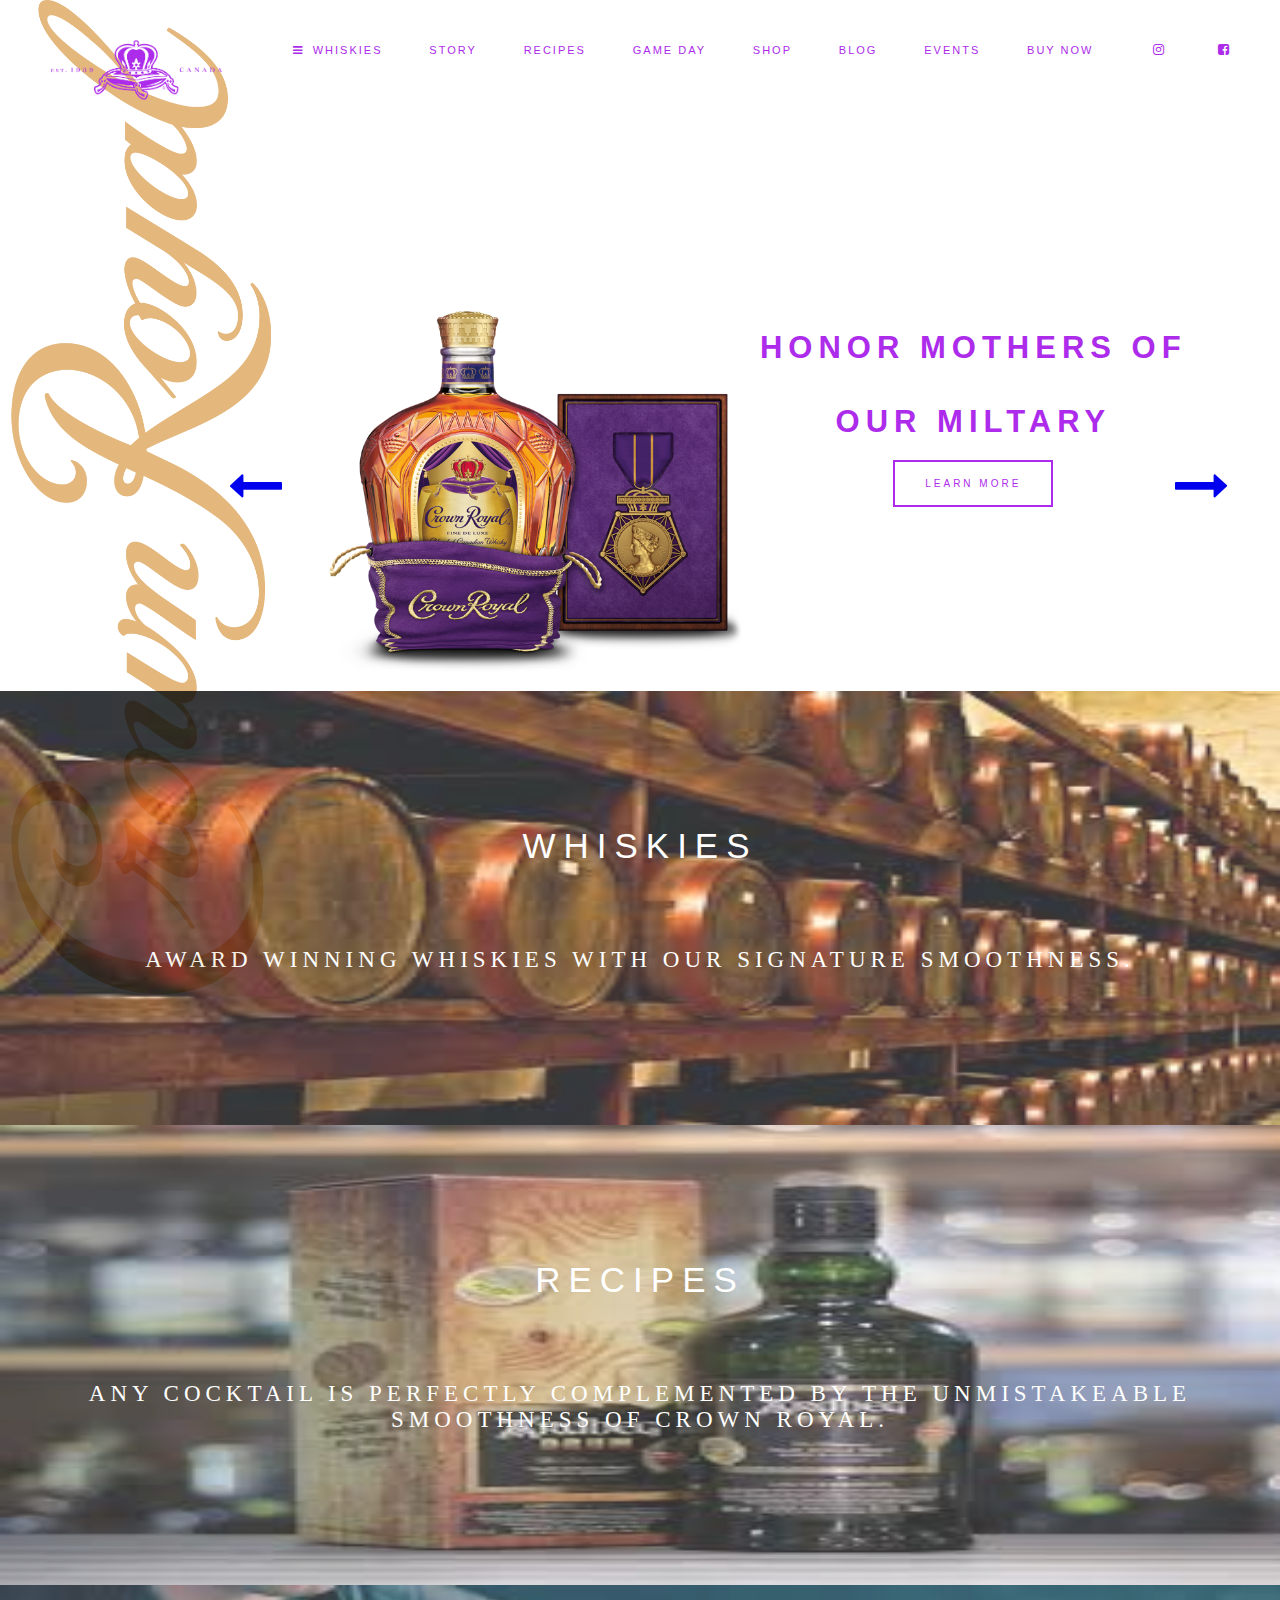
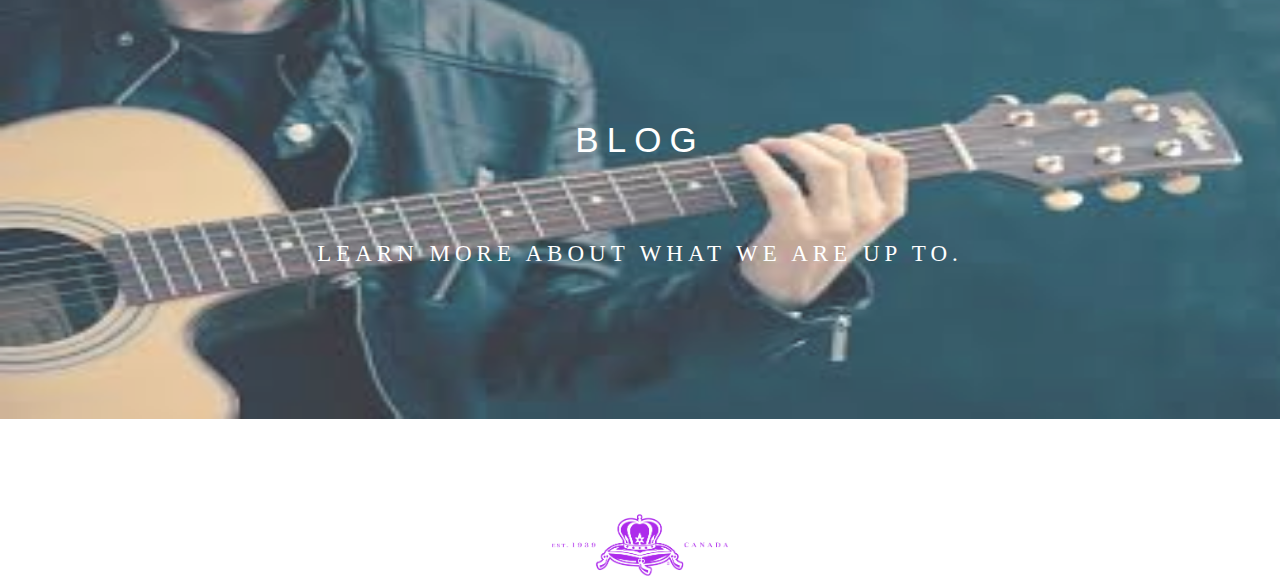
<file: index.html>
<!doctype html>

<!-- If multi-language site, reconsider usage of html lang declaration here. -->
<html lang="en"> 

  <head>
  
    <meta charset="utf-8">

    <title>Crown Royal Whisky | Home</title>

    <!-- View-port Basics: http://mzl.la/VYREaP -->
    <!-- This meta tag is used for mobile device to display the page without any zooming,
         so how much the device is able to fit on the screen is what's shown initially. 
         Remove comments from this tag, when you want to apply media queries to the website. -->
    <meta name="viewport" content="width=device-width, initial-scale=1, maximum-scale=1">
    <!-- Place favicon.ico in the root directory: mathiasbynens.be/notes/touch-icons -->
    <link rel="shortcut icon" href="favicon.ico" />

    <!--font-awesome link for icons-->
    <link rel="stylesheet" href="https://cdnjs.cloudflare.com/ajax/libs/font-awesome/4.7.0/css/font-awesome.min.css">

    <!-- Default style-sheet is for 'media' type screen (color computer display).  -->
    <link rel="stylesheet" media="screen" href="assets/css/style.css" >

  </head>

  <body>
    <!--container start-->
    <div class="container">
      <!--header section start-->
      <header class="header">
        <div class="wrapper">
          <h1 class="header__h1">
            <a href="index.html" title="Crown Royal Whisky">
              <img src="assets/images/crown-royal-logo.png" alt="Crown Royal Whisky">
            </a>
          </h1>
          <nav class="nav">
            <ul class="nav__list">
              <li><a class="nav__link nav__link--active" href="#FIXME" title="Whiskies">whiskies</a></li>
              <li><a class="nav__link" href="#FIXME" title="Story">story</a></li>
              <li><a class="nav__link" href="#FIXME" title="Recipes">recipes</a></li>
              <li><a class="nav__link" href="#FIXME" title="Game Day">game day</a></li>
              <li><a class="nav__link" href="#FIXME" title="Shop">shop</a></li>
              <li><a class="nav__link" href="#FIXME" title="Blog">blog</a></li>
              <li><a class="nav__link" href="#FIXME" title="Events">events</a></li>
              <li><a class="nav__link" href="#FIXME" title="Buy Now">buy now</a></li>
            </ul>
            <div class="hamburger">
              <span class="hamburger__line1">1</span>
              <span class="hamburger__line2">2</span>
              <span class="hamburger__line3">3</span>
            </div>
          </nav>
          <ul class="social-links">
            <li>
              <a class="social-links__link social-links__link--instagram" href="#FIXME" title="Instagram" target="_blank" rel="nofollow">instagram</a>
            </li>
            <li>
              <a class="social-links__link social-links__link--facebook" href="#FIXME" title="Facebook" target="_blank" rel="nofollow">facebook</a>
            </li>
          </ul>
        </div>
      </header>
      <!--header section end-->
      <!--main section start-->
      <main>
        <!--banner section start-->
        <section class="banner">
          <div class="wrapper">
            <ul class="banner__slider">
              <li class="slide">
                <figure class="banner__slider__figure">
                  <img src="assets/images/hero-cym-bottle.png" alt="Deluxe">
                </figure>
                <div class="banner__info">
                  <h2 class="banner__h2">live generously and life will treat you royally</h2>
                </div>
              </li>
              <li class="slide active">
                <figure class="banner__slider__figure">
                  <img src="assets/images/hero-cym-bottle.png" alt="Hero Cym Bottle">
                </figure>
                <div class="banner__info">
                  <h2 class="banner__h2">honor mothers of our miltary</h2>
                  <a class="learn-more" href="#FIXME" title="Learn More">learn more</a>
                </div>
              </li>
              <li class="slide">
                <figure class="banner__slider__figure">
                  <img src="assets/images/hero-cym-bottle.png" alt="Deluxe">
                </figure>
                <div class="banner__info">
                  <h2 class="banner__h2">live generously and life will treat you royally</h2>
                  <a class="learn-more" href="#FIXME" title="Learn More">learn more</a>
                </div>
              </li>
            </ul>
            <a href="#FIXME" class="banner__prev" title="Previous">previous</a>
            <a href="#FIXME" class="banner__next" title="Next">next</a>
          </div>
          <figure class="banner__figure">
            <img src="assets/images/wordmark.png" alt="Wordmark">
          </figure>
        </section>
        <!--banner section end-->
        <!--Whiskies section start-->
        <section class="whiskies">
          <div class="wrapper">
            <h3 class="h3">whiskies</h3>
            <p class="paragraph">award winning whiskies with our signature smoothness.</p>
          </div>
        </section>
        <!--Whiskies section end-->
        <!--recipes section start-->
        <section class="recipes">
          <div class="wrapper">
            <h3 class="h3">recipes</h3>
            <p class="paragraph">any cocktail is perfectly complemented by the unmistakeable smoothness of crown royal.</p>
          </div>
        </section>
        <!--recipes section end-->
        <!--blog section start-->
        <section class="blog">
          <div class="wrapper">
            <h3 class="h3">blog</h3>
            <p class="paragraph">learn more about what we are up to.</p>
          </div>
        </section>
        <!--blog section end-->
      </main>
      <!--main section end-->

      <!--footer section start-->
      <footer class="footer">
        <div class="wrapper">
          <h5 class="footer__h5">
            <a href="index.html" title="Crown royal">
              <img src="assets/images/crown-royal-logo.png" alt="Crown Royal">
            </a>
          </h5>
        </div>
      </footer>
      <!--footer section end-->
    </div>
    <!--container end-->
    <script src="assets/vendor/jquery-1.8.3.min.js"></script>
    <script src="assets/js/script.js"></script>
  </body>
</html>
</file>
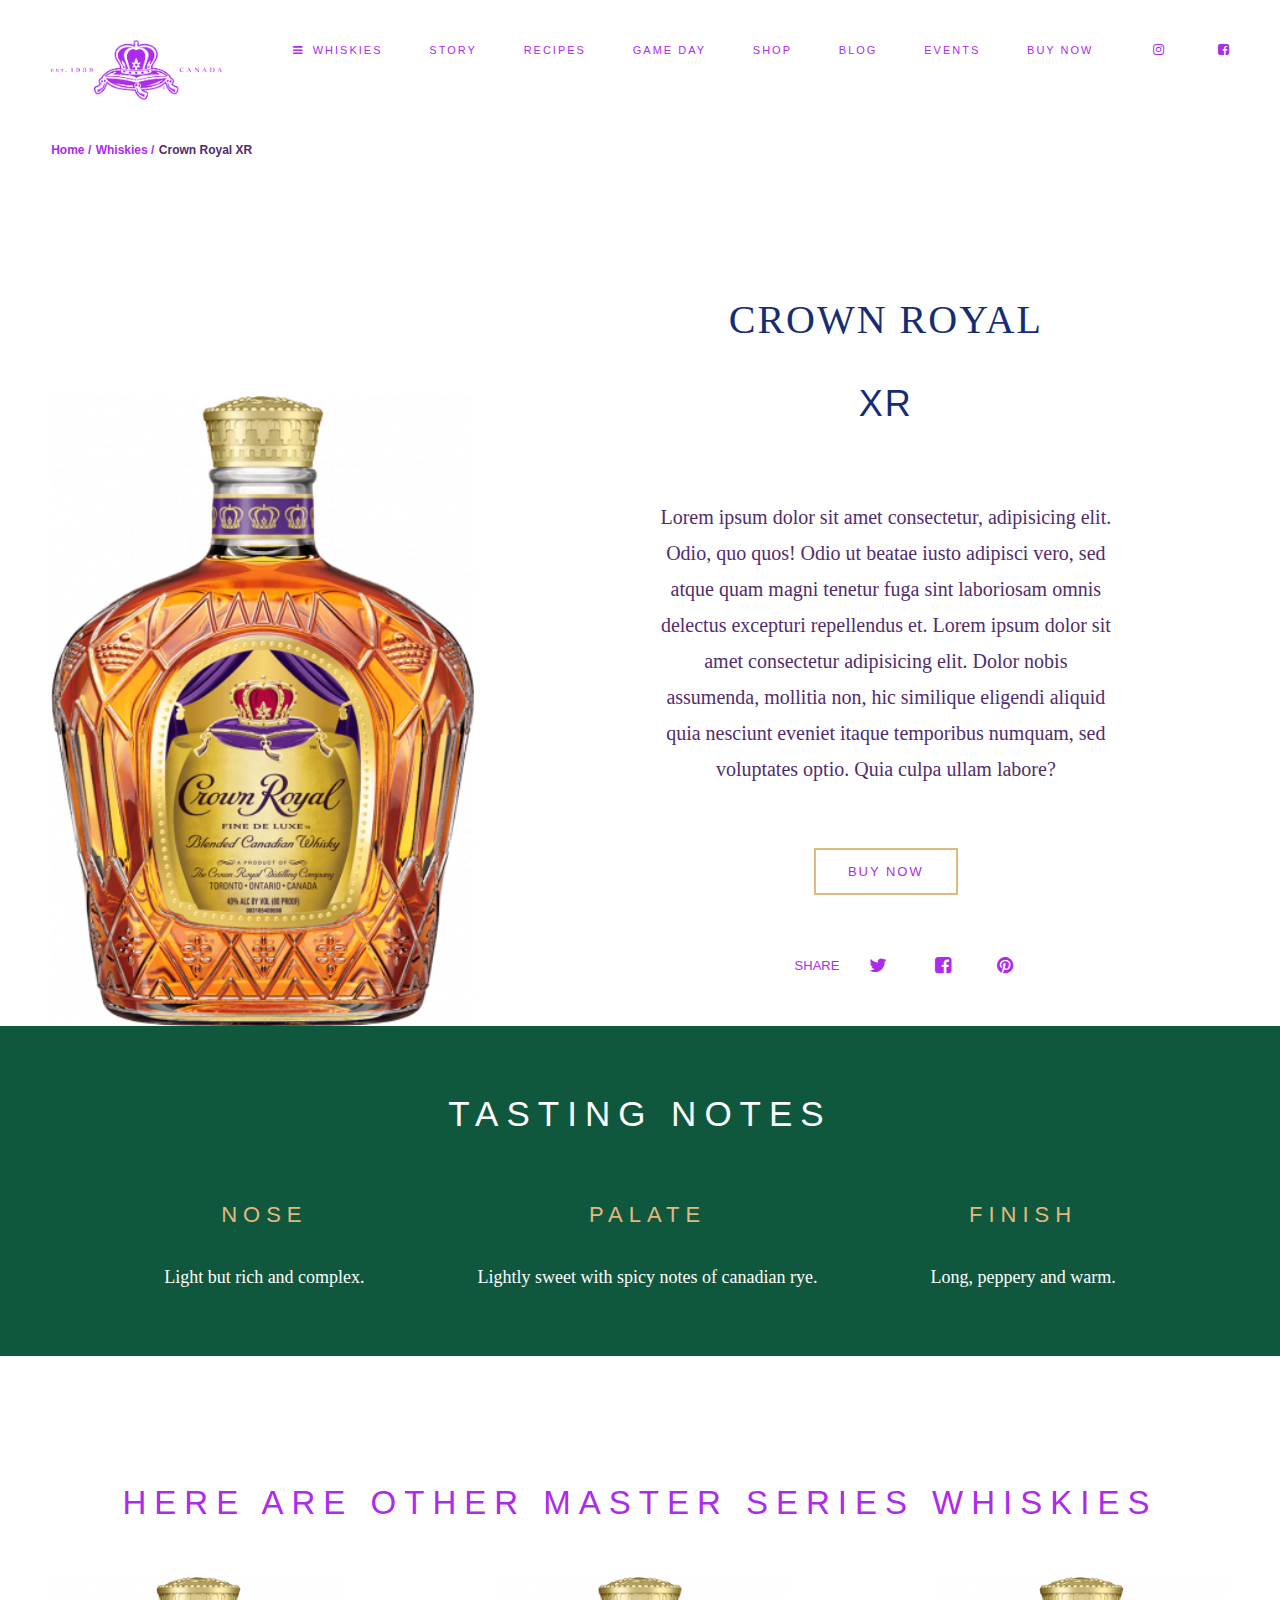
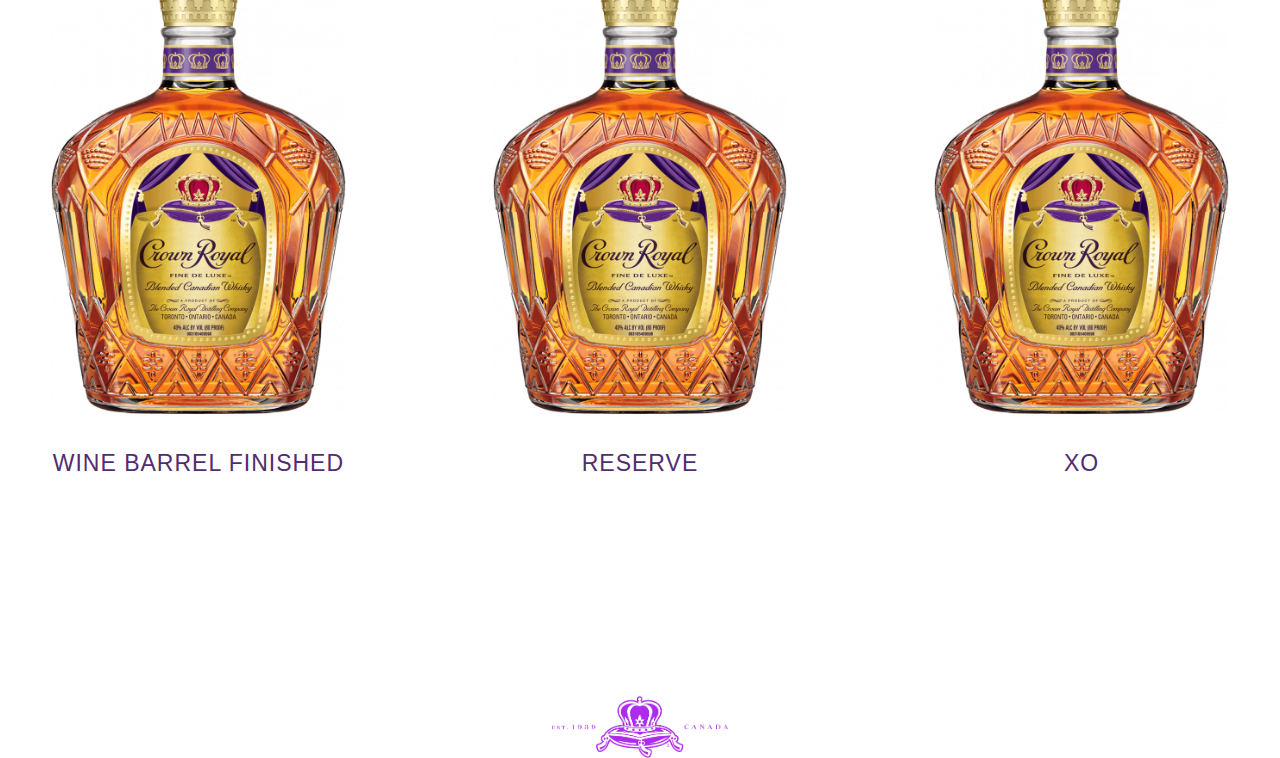
<file: about.html>
<!doctype html>

<!-- If multi-language site, reconsider usage of html lang declaration here. -->
<html lang="en"> 

  <head>
   
    <meta charset="utf-8">

    <title>Crown Royal Whiskey | About</title>
    
    <!-- View-port Basics: http://mzl.la/VYREaP -->
    <!-- This meta tag is used for mobile device to display the page without any zooming,
         so how much the device is able to fit on the screen is what's shown initially. 
         Remove comments from this tag, when you want to apply media queries to the website. -->
    <meta name="viewport" content="width=device-width, initial-scale=1, maximum-scale=1">
    
    <!-- Place favicon.ico in the root directory: mathiasbynens.be/notes/touch-icons -->
    <link rel="shortcut icon" href="favicon.ico" />

    <!--font-awesome link for icons-->
    <link rel="stylesheet" href="https://cdnjs.cloudflare.com/ajax/libs/font-awesome/4.7.0/css/font-awesome.min.css">

    <!-- Default style-sheet is for 'media' type screen (color computer display).  -->
    <link rel="stylesheet" media="screen" href="assets/css/style.css" >
  </head>

  <body>
    <!--container start-->
    <div class="container">
      <!--header section start-->
      <header class="header">
        <div class="wrapper">
          <h1 class="header__h1">
            <a href="index.html" title="Crown Royal Whisky">
              <img src="assets/images/crown-royal-logo.png" alt="Crown Royal Whisky">
            </a>
          </h1>
          <nav class="nav">
            <ul class="nav__list">
              <li><a class="nav__link nav__link--active" href="#FIXME" title="Whiskies">whiskies</a></li>
              <li><a class="nav__link" href="#FIXME" title="Story">story</a></li>
              <li><a class="nav__link" href="#FIXME" title="Recipes">recipes</a></li>
              <li><a class="nav__link" href="#FIXME" title="Game Day">game day</a></li>
              <li><a class="nav__link" href="#FIXME" title="Shop">shop</a></li>
              <li><a class="nav__link" href="#FIXME" title="Blog">blog</a></li>
              <li><a class="nav__link" href="#FIXME" title="Events">events</a></li>
              <li><a class="nav__link" href="#FIXME" title="Buy Now">buy now</a></li>
            </ul>
            <div class="hamburger">
              <span class="hamburger__line1">1</span>
              <span class="hamburger__line2">2</span>
              <span class="hamburger__line3">3</span>
            </div>
          </nav>
          <ul class="social-links">
            <li>
              <a class="social-links__link social-links__link--instagram" href="#FIXME" title="Instagram" target="_blank" rel="nofollow">instagram</a>
            </li>
            <li>
              <a class="social-links__link social-links__link--facebook" href="#FIXME" title="Facebook" target="_blank" rel="nofollow">facebook</a>
            </li>
          </ul>
        </div>
      </header>
      <!--header section end-->

      <!--main section start-->
      <main>
        <!--xtra-rare section start-->
        <section class="xtra-rare">
          <div class="wrapper">
            <ul class="xtra-rare__list">
              <li>
                <a class="xtra-rare__link" href="index.html" title="Home">home /</a>
              </li>
              <li>
                <a class="xtra-rare__link" href="#FIXME" title="Whiskies">whiskies /</a>
              </li>
              <li>
                <span class="xtra-rare__link xtra-rare__link--span">crown royal xR</span>
              </li>
            </ul>
            <figure class="xtra-rare__figure">
              <img src="assets/images/deluxe-e1532980917956.png" alt="Deluxe">
            </figure>
            <div class="crwon-royal-xr">
              <h2 class="crwon-royal-xr__h2">crown royal</h2>
              <span class="crwon-royal-xr__span">xr</span>
              <p class="crwon-royal-xr__p">Lorem ipsum dolor sit amet consectetur, adipisicing elit. Odio, quo quos! Odio ut beatae iusto adipisci vero, sed atque quam magni tenetur fuga sint laboriosam omnis delectus excepturi repellendus et. Lorem ipsum dolor sit amet consectetur adipisicing elit. Dolor nobis assumenda, mollitia non, hic similique eligendi aliquid quia nesciunt eveniet itaque temporibus numquam, sed voluptates optio. Quia culpa ullam labore?</p>
              <a class="crwon-royal-xr__link" href="#FIXME" title="Buy Now">buy now</a>
              <div class="share">
                <span class="share__span">share</span>
                <ul class="social-links">
                  <li>
                    <a class="social-links__link social-links__link--twitter" href="#FIXME" title="Twitter" target="_blank" rel="nofollow">twitter</a>
                  </li>
                  <li>
                    <a class="social-links__link social-links__link--facebook" href="#FIXME" title="Facebook" target="_blank" rel="nofollow">facebook</a>
                  </li>
                  <li>
                    <a class="social-links__link social-links__link--pinterest" href="#FIXME" title="Pinterest" target="_blank" rel="nofollow">pinterest</a>
                  </li>
                </ul>
              </div>
            </div>
          </div>
        </section>
        <!--xtra-rare section end-->
        <!--tasting-notes section start-->
        <section class="tasting-notes">
          <div class="wrapper">
            <h3 class="tasting-notes__h3">tasting notes</h3>
            <ul class="tasting-notes__list">
              <li>
                <h6 class="tasting-notes__h6">nose</h6>
                <p class="tasting-notes__p">light but rich and complex.</p>
              </li>
              <li>
                <h6 class="tasting-notes__h6">palate</h6>
                <p class="tasting-notes__p">lightly sweet with spicy notes of Canadian rye.</p>
              </li>
              <li>
                <h6 class="tasting-notes__h6">finish</h6>
                <p class="tasting-notes__p">long, peppery and warm.</p>
              </li>
            </ul>
          </div>
        </section>
        <!--tasting-notes section end-->
        <!--master-whiskies section start-->
        <section class="master-whiskies">
          <div class="wrapper">
            <h4 class="master-whiskies__h4">here are other master series whiskies</h4>
            <ul class="master-whiskies__list">
              <li>
                <figure class="master-whiskies__figure">
                  <img src="assets/images/deluxe-e1532980917956.png" alt="Deluxe">
                </figure>
                <p class="master-whiskies__p">wine barrel finished</p>
              </li>
              <li>
                <figure class="master-whiskies__figure">
                  <img src="assets/images/deluxe-e1532980917956.png" alt="Deluxe">
                </figure>
                <p class="master-whiskies__p">reserve</p>
              </li>
              <li>
                <figure class="master-whiskies__figure">
                  <img src="assets/images/deluxe-e1532980917956.png" alt="Deluxe">
                </figure>
                <p class="master-whiskies__p">xo</p>
              </li>
            </ul>
          </div>
        </section>
        <!--master-whiskies section end-->
      </main>
      <!--main section end-->

      <!--footer section start-->
      <footer class="footer">
        <div class="wrapper">
          <h5 class="footer__h5">
            <a href="index.html" title="Crown Royal Whiskey">
              <img src="assets/images/crown-royal-logo.png" alt="Crown Royal Whiskey">
            </a>
          </h5>
        </div>
      </footer>
      <!--footer section end-->
    </div>
    <!--container end-->
    <script src="assets/vendor/jquery-1.8.3.min.js"></script>
    <script src="assets/js/script.js"></script>
  </body>
</html>
</file>
<file: assets/css/style.css>
/* ==========================================================================
   1. CSS Reset Code
   ========================================================================== */
/* 1.1. Eric Meyers Reset
   http://meyerweb.com/eric/tools/css/reset/
   v2.0 | 20110126
   License: none (public domain)
   ========================================================================== */
html, body, div, span, applet, object, iframe, h1, h2, h3, h4, h5, h6, p,
blockquote, pre, a, abbr, acronym, address, big, cite, code, del, dfn, em, img,
ins, kbd, q, s, samp, small, strike, strong, sub, sup, tt, var, b, u, i, center,
dl, dt, dd, ol, ul, li, fieldset, form, label, legend, table, caption, tbody,
tfoot, thead, tr, th, td, article, aside, canvas, details, embed, figure,
figcaption, footer, header, hgroup, menu, nav, output, ruby, section, summary,
time, mark, audio, video {
  margin: 0;
  padding: 0;
  border: 0;
  font-size: 100%;
  font: inherit;
  vertical-align: baseline; }

/* HTML5 display-role reset for older browsers */
article, aside, details, figcaption, figure,
footer, header, hgroup, menu, nav, section {
  display: block; }

/* Force scrollbar */
html {
  overflow-y: scroll; }

/* Align radios and text inputs with their label */
input[type='radio'] {
  vertical-align: text-bottom; }

/* Hand cursor on clickable input elements */
label,
input[type='button'],
input[type='submit'],
button {
  cursor: pointer; }

strong {
  font-weight: bold;
  font-family: inherit;
  font-size: inherit; }

em {
  font-style: italic; }

img {
  width: 100%;
  border: 0;
  vertical-align: middle; }

sub,
sup {
  vertical-align: baseline;
  position: relative;
  font-size: 55%;
  line-height: 0; }

sup {
  top: -.7em; }

sub {
  bottom: -.25em; }

/* 1.2. Clear Fix
   ========================== */
.cf:before,
.cf:after {
  display: table;
  content: " "; }

.cf:after {
  clear: both; }

.cf {
  *zoom: 1; }

/*for all*/
body {
  box-sizing: border-box;
  font-family: sans-serif; }

a {
  display: inline-block;
  text-decoration: none; }

li {
  display: inline-block;
  list-style-type: none; }

/*for wrapper*/
.wrapper {
  max-width: 1286px;
  width: 92%;
  margin: 0 auto; }

.header {
  padding: 40px 0; }
  @media (max-width: 540px) {
    .header {
      padding-bottom: 0; } }
  .header .wrapper {
    display: flex;
    align-items: flex-start;
    justify-content: space-between; }
  .header__h1 {
    flex-basis: 14.5%; }
    @media (max-width: 995px) {
      .header__h1 {
        flex-basis: 50%; } }

.social-links {
  margin-top: 3px;
  flex-basis: 3.7%;
  display: flex;
  align-items: flex-start;
  justify-content: space-between; }
  @media (max-width: 540px) {
    .social-links {
      flex-basis: 20%; } }
  .social-links__link {
    text-indent: -9999px; }
    .social-links__link::before {
      float: right;
      color: #ad2beb;
      font-family: FontAwesome;
      font-size: 13px;
      text-indent: 0; }
    .social-links__link--instagram::before {
      content: '\f16d'; }
    .social-links__link--facebook::before {
      content: '\f082'; }
    .social-links__link:hover::before {
      color: #512d6e;
      -webkit-transition: .5s ease-in-out;
      -o-transition: .5s ease-in-out;
      transition: .5s ease-in-out; }
      @media (max-width: 995px) {
        .social-links__link:hover::before {
          color: #ad2beb; } }

.nav {
  margin-left: 6%;
  flex-basis: 68%; }
  @media (max-width: 995px) {
    .nav {
      order: -1; } }
  .nav__list {
    display: flex;
    align-items: flex-start;
    justify-content: space-between; }
  .nav__link {
    color: #ad2beb;
    font-size: 11px;
    text-transform: uppercase;
    letter-spacing: 2px; }
    .nav__link--active::before {
      content: '\f0c9';
      padding-right: 9px;
      font-family: FontAwesome; }
    .nav__link:hover {
      color: #512d6e;
      -webkit-transition: .5s ease-in-out;
      -o-transition: .5s ease-in-out;
      transition: .5s ease-in-out; }
  .nav .hamburger {
    display: none; }

@media (max-width: 995px) {
  /* hamburger added */
  .nav {
    width: 45px;
    height: 45px;
    flex-basis: 10%; }
    .nav .hamburger {
      display: block; }
    .nav__list {
      width: 100%;
      display: none;
      position: absolute;
      top: 65px;
      right: 0;
      left: 0;
      z-index: 4; }
      .nav__list li {
        width: 100%;
        padding: 0;
        border: 1px solid #fff;
        border-right: 0;
        border-left: 0;
        background-color: #512d6e;
        text-align: center;
        opacity: .8; }
    .nav__link {
      padding: 16px 0;
      color: #fff;
      text-transform: capitalize; }
    .nav .hamburger .ham1 {
      margin-bottom: 0;
      -webkit-transform: translateY(3px) rotate(-45deg);
      -ms-transform: translateY(3px) rotate(-45deg);
      transform: translateY(3px) rotate(-45deg);
      -webkit-transition: .5s ease-in-out;
      -o-transition: .5s ease-in-out;
      transition: .5s ease-in-out; }
    .nav .hamburger .ham3 {
      margin-bottom: 0;
      -webkit-transform: translateY(0) rotate(45deg);
      -ms-transform: translateY(0) rotate(45deg);
      transform: translateY(0) rotate(45deg);
      -webkit-transition: .5s ease-in-out;
      -o-transition: .5s ease-in-out;
      transition: .5s ease-in-out; }
    .nav .ham2 {
      -webkit-transform: scale(0);
      -ms-transform: scale(0);
      transform: scale(0); }
    .nav__link:hover {
      color: #fff; }

  .hamburger span {
    width: 70%;
    height: 3px;
    border-radius: 20px;
    margin-bottom: 7px;
    display: block;
    background-color: #ad2beb;
    text-indent: -9999px; } }
  @media (max-width: 995px) and (max-width: 540px) {
    .hamburger span {
      margin-bottom: 3px; } }

@media (max-width: 995px) {
  .block {
    display: block;
    -webkit-animation-name: example;
    animation-name: example;
    -webkit-transition: .5s ease-in-out;
    -o-transition: .5s ease-in-out;
    transition: .5s ease-in-out; }

  /* hamburger styling end */ }
.banner {
  padding: 100px 0 0;
  text-align: center; }
  @media (max-width: 540px) {
    .banner {
      padding: 0; } }
  .banner .wrapper {
    position: relative; }
  .banner__slider {
    margin-top: 71px; }
  .banner .slide {
    width: 87%;
    margin-left: 17%;
    display: none; }
    @media (max-width: 995px) {
      .banner .slide {
        width: 100%;
        margin-left: 0; } }
  .banner .active {
    display: block; }
  .banner__slider__figure {
    width: 40.5%;
    display: inline-block;
    vertical-align: top; }
  .banner__info {
    width: 44%;
    display: inline-block;
    vertical-align: top;
    vertical-align: middle; }
  .banner__h2 {
    color: #ad2beb;
    font-size: 31px;
    font-weight: 600;
    text-transform: uppercase;
    line-height: 2.4;
    letter-spacing: 6px; }
    @media (max-width: 995px) {
      .banner__h2 {
        line-height: 1.6;
        font-size: 26px; } }
    @media (max-width: 540px) {
      .banner__h2 {
        font-size: 13px; } }
  .banner .learn-more {
    padding: 16px 30px;
    border: 2px solid #ad2beb;
    color: #ad2beb;
    font-size: 10px;
    text-transform: uppercase;
    letter-spacing: 3px; }
    @media (max-width: 540px) {
      .banner .learn-more {
        padding: 6px; } }
  .banner .learn-more:hover {
    background-color: #ad2beb;
    color: #fff;
    -webkit-transition: .5s ease-in-out;
    -o-transition: .5s ease-in-out;
    transition: .5s ease-in-out; }
    @media (max-width: 995px) {
      .banner .learn-more:hover {
        background-color: #fff;
        color: #ad2beb; } }
  .banner__prev, .banner__next {
    text-indent: -9999px; }
  .banner__prev::after, .banner__next::after {
    float: right;
    font-family: FontAwesome;
    font-size: 54px;
    text-indent: 0;
    position: absolute;
    bottom: 178px; }
    @media (max-width: 540px) {
      .banner__prev::after, .banner__next::after {
        font-size: 24px; } }
    @media (max-width: 540px) {
      .banner__prev::after, .banner__next::after {
        bottom: 50px; } }
  .banner__prev:hover::after, .banner__next:hover::after {
    color: #ad2beb;
    -webkit-transition: .5s ease-in-out;
    -o-transition: .5s ease-in-out;
    transition: .5s ease-in-out; }
    @media (max-width: 995px) {
      .banner__prev:hover::after, .banner__next:hover::after {
        color: #512d6e; } }
  .banner__prev::after {
    content: '\f177';
    left: 15%; }
    @media (max-width: 995px) {
      .banner__prev::after {
        left: 0; } }
  .banner__next::after {
    content: '\f178';
    right: 0; }
  .banner__figure {
    width: 22%;
    position: absolute;
    top: 0;
    z-index: -1; }
    @media (max-width: 540px) {
      .banner__figure {
        display: none; } }

.active-slide {
  display: block; }

.whiskies {
  padding: 135px 0;
  background: url("/assets/images/images.jpeg");
  background-size: 100% 100%;
  color: #fff;
  text-align: center;
  text-transform: uppercase;
  opacity: .8; }
  .whiskies:hover {
    opacity: 1;
    -webkit-transition: .5s ease-in-out;
    -o-transition: .5s ease-in-out;
    transition: .5s ease-in-out; }
  @media (max-width: 995px) {
    .whiskies {
      opacity: 1; } }

.h3 {
  margin-bottom: 81px;
  font-size: 35px;
  letter-spacing: 8px; }

.paragraph {
  margin-bottom: 17px;
  font-family: serif;
  font-size: 23px;
  letter-spacing: 5px; }

.recipes {
  padding: 135px 0;
  background: url("/assets/images/images (1).jpeg");
  background-size: 100% 100%;
  color: #fff;
  text-align: center;
  text-transform: uppercase;
  opacity: .8; }
  .recipes:hover {
    opacity: 1;
    -webkit-transition: .5s ease-in-out;
    -o-transition: .5s ease-in-out;
    transition: .5s ease-in-out; }
  @media (max-width: 995px) {
    .recipes {
      opacity: 1; } }

.blog {
  padding: 135px 0;
  background: url("/assets/images/download.jpeg");
  background-size: 100% 100%;
  color: #fff;
  text-align: center;
  text-transform: uppercase;
  opacity: .8; }
  .blog:hover {
    opacity: 1;
    -webkit-transition: .5s ease-in-out;
    -o-transition: .5s ease-in-out;
    transition: .5s ease-in-out; }
  @media (max-width: 995px) {
    .blog {
      opacity: 1; } }

@media (max-width: 995px) {
  .xtra-rare {
    text-align: center; } }
.xtra-rare__list {
  margin-bottom: 138px; }
  @media (max-width: 995px) {
    .xtra-rare__list {
      margin: 40px 0; } }
.xtra-rare__link {
  color: #ad2beb;
  font-size: 12px;
  text-transform: capitalize;
  font-weight: 600; }
  .xtra-rare__link--span {
    color: #512d6e; }
  .xtra-rare__link:hover {
    color: #512d6e;
    -webkit-transition: .5s ease-in-out;
    -o-transition: .5s ease-in-out;
    transition: .5s ease-in-out; }
.xtra-rare__figure {
  width: 36%;
  padding-top: 100px;
  display: inline-block;
  vertical-align: top;
  vertical-align: bottom; }
  @media (max-width: 995px) {
    .xtra-rare__figure {
      width: 50%;
      padding-top: 0; } }
.xtra-rare .crwon-royal-xr {
  width: 39%;
  margin-left: 15%;
  display: inline-block;
  vertical-align: top;
  color: #162d71;
  text-align: center; }
  @media (max-width: 995px) {
    .xtra-rare .crwon-royal-xr {
      width: 100%;
      margin: 60px 0; } }
  .xtra-rare .crwon-royal-xr__h2 {
    margin-bottom: 40px;
    font-family: serif;
    font-size: 40px;
    text-transform: uppercase;
    letter-spacing: 2px; }
  .xtra-rare .crwon-royal-xr__span {
    margin-bottom: 74px;
    display: block;
    font-size: 36px;
    text-transform: uppercase;
    letter-spacing: 2px; }
  .xtra-rare .crwon-royal-xr__p {
    margin-bottom: 61px;
    color: #512d6e;
    font-family: serif;
    font-size: 20px;
    line-height: 1.8; }
  .xtra-rare .crwon-royal-xr__link {
    padding: 14px 32px;
    border: 2px solid #e3b87e;
    margin-bottom: 58px;
    color: #ad2beb;
    font-size: 13px;
    text-transform: uppercase;
    letter-spacing: 2px; }
    .xtra-rare .crwon-royal-xr__link:hover {
      background-color: #e3b87e;
      -webkit-transition: .5s ease-in-out;
      -o-transition: .5s ease-in-out;
      transition: .5s ease-in-out; }
  .xtra-rare .crwon-royal-xr .share {
    color: #ad2beb; }
    .xtra-rare .crwon-royal-xr .share__span {
      font-size: 13px;
      text-transform: uppercase; }
    .xtra-rare .crwon-royal-xr .share .social-links {
      width: 29%;
      display: inline-flex;
      justify-content: space-evenly; }
      .xtra-rare .crwon-royal-xr .share .social-links__link::before {
        font-family: FontAwesome;
        font-size: 19px; }
      .xtra-rare .crwon-royal-xr .share .social-links__link--twitter::before {
        content: '\f099'; }
      .xtra-rare .crwon-royal-xr .share .social-links__link--pinterest::before {
        content: '\f0d2'; }
      .xtra-rare .crwon-royal-xr .share .social-links__link:hover::before {
        color: #512d6e;
        -webkit-transition: .5s ease-in-out;
        -o-transition: .5s ease-in-out;
        transition: .5s ease-in-out; }

.tasting-notes {
  padding: 68px 0;
  margin-bottom: 85px;
  background-color: #0F583E;
  color: #fff;
  text-align: center;
  text-transform: uppercase; }
  .tasting-notes__h3 {
    margin-bottom: 68px;
    font-size: 35px;
    letter-spacing: 8px; }
  .tasting-notes__list {
    display: flex;
    align-items: flex-start;
    justify-content: space-between;
    justify-content: space-evenly; }
    @media (max-width: 995px) {
      .tasting-notes__list {
        flex-wrap: wrap; } }
    @media (max-width: 995px) {
      .tasting-notes__list li {
        margin: 60px 0;
        flex-basis: 100%; } }
  .tasting-notes__h6 {
    margin-bottom: 39px;
    color: #e3b87e;
    font-size: 22px;
    letter-spacing: 6px; }
  .tasting-notes__p::first-letter {
    text-transform: capitalize; }
  .tasting-notes__p {
    font-family: serif;
    font-size: 18px;
    text-transform: lowercase; }

.master-whiskies {
  margin-bottom: 95px;
  text-align: center;
  text-transform: uppercase; }
  .master-whiskies__h4 {
    padding: 43px 0 55px;
    color: #ad2beb;
    font-size: 33px;
    letter-spacing: 8px; }
  .master-whiskies__list {
    padding-bottom: 29px;
    display: flex;
    align-items: flex-start;
    justify-content: space-between;
    align-items: center; }
    @media (max-width: 995px) {
      .master-whiskies__list {
        flex-wrap: wrap;
        justify-content: space-around; } }
    .master-whiskies__list li {
      flex-basis: 25%; }
      @media (max-width: 995px) {
        .master-whiskies__list li {
          flex-basis: 40%; } }
      @media (max-width: 540px) {
        .master-whiskies__list li {
          margin-bottom: 50px;
          flex-basis: 80%; } }
  .master-whiskies__figure {
    margin-bottom: 36px; }
  .master-whiskies__p {
    color: #512d6e;
    font-size: 23px;
    letter-spacing: 1px; }

.footer {
  padding-top: 95px; }
  .footer__h5 {
    width: 15%;
    margin: 0 auto; }
    @media (max-width: 995px) {
      .footer__h5 {
        width: 50%; } }

/*# sourceMappingURL=style.css.map */
</file>
